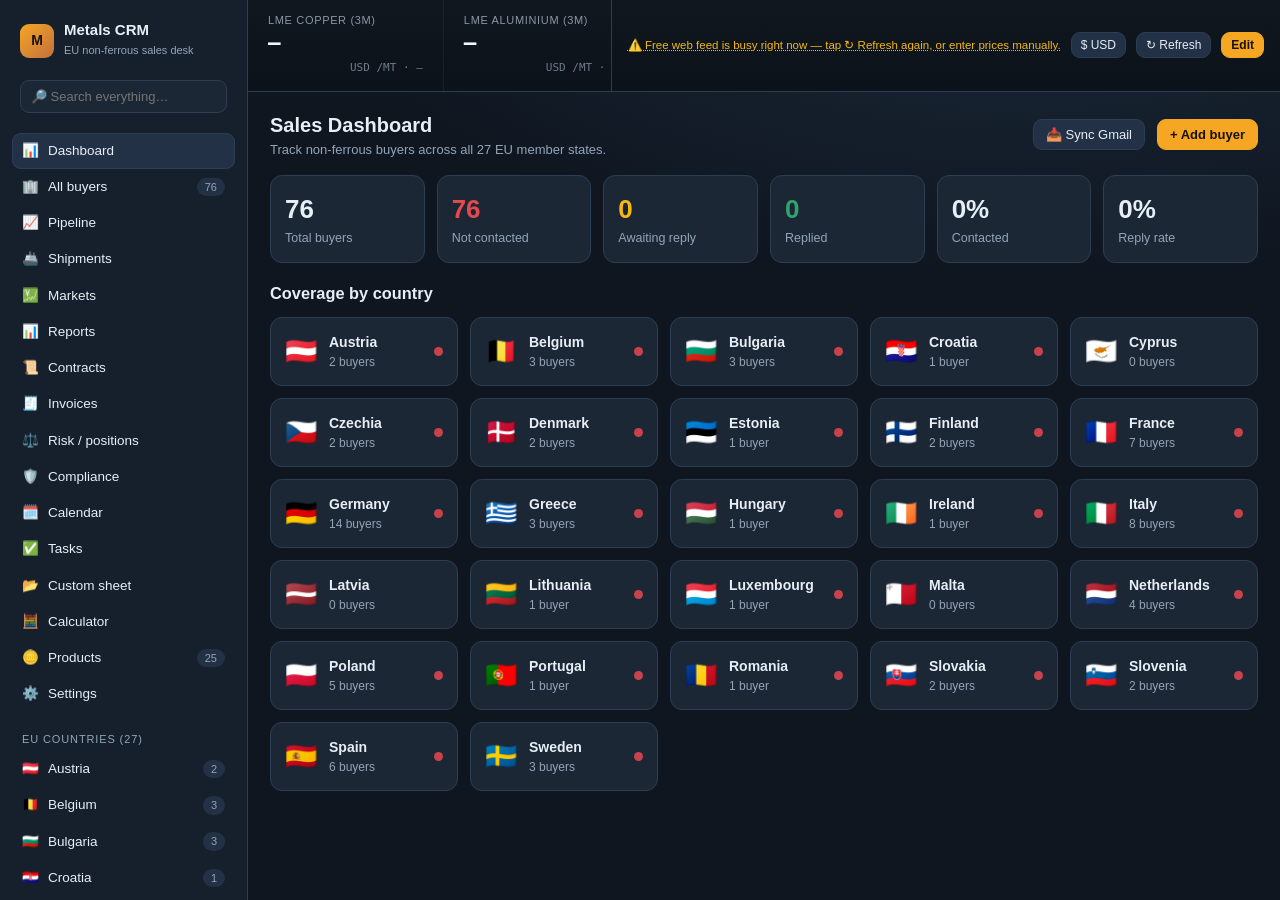
<file: index.html>
<!DOCTYPE html>
<html lang="en">
<head>
  <meta charset="UTF-8" />
  <meta name="viewport" content="width=device-width, initial-scale=1.0" />
  <title>Metals Trading CRM</title>
  <link rel="icon" href="data:image/svg+xml,<svg xmlns='http://www.w3.org/2000/svg' viewBox='0 0 100 100'><text y='.9em' font-size='90'>🪙</text></svg>" />
  <link rel="stylesheet" href="assets/css/styles.css?v=15" />
</head>
<body>
  <div class="app">
    <!-- Sidebar -->
    <aside class="sidebar">
      <div class="brand">
        <div class="logo">M</div>
        <div>
          <h1>Metals CRM</h1>
          <small>EU non-ferrous sales desk</small>
        </div>
      </div>
      <nav id="nav"></nav>
    </aside>

    <!-- Main -->
    <div class="main">
      <div id="pricebar" class="pricebar"></div>
      <div id="content" class="content"></div>
    </div>
  </div>

  <div id="modal-root"></div>
  <div id="toast-root"></div>

  <!-- Scripts (classic, load order matters — no build, no dependencies).
       The ?v= query busts browser/CDN cache on each release — bump on changes. -->
  <script src="assets/js/data.js?v=15"></script>
  <script src="assets/js/seed-eu.js?v=15"></script>
  <script src="assets/js/store.js?v=15"></script>
  <script src="assets/js/prices.js?v=15"></script>
  <script src="assets/js/email.js?v=15"></script>
  <script src="assets/js/apollo.js?v=15"></script>
  <script src="assets/js/gmail.js?v=15"></script>
  <script src="assets/js/sync.js?v=15"></script>
  <script src="assets/js/app.js?v=15"></script>
</body>
</html>
</file>
<file: assets/css/styles.css>
/* ============================================================
   Metals Trading CRM — styles (no framework, fully offline)
   ============================================================ */
:root {
  --bg: #0f1620;
  --bg-2: #16202d;
  --panel: #1b2735;
  --panel-2: #223145;
  --line: #2c3e54;
  --text: #e7eef6;
  --muted: #93a4b8;
  --accent: #f5a623;
  --accent-2: #3b9ae1;
  --red: #e5484d;
  --yellow: #f5b915;
  --green: #30a46c;
  --radius: 12px;
  --shadow: 0 6px 22px rgba(0,0,0,.35);
}

* { box-sizing: border-box; }
html, body { margin: 0; height: 100%; }
body {
  background: radial-gradient(1200px 600px at 80% -10%, #1d2c3e 0%, var(--bg) 60%);
  color: var(--text);
  font: 14px/1.5 -apple-system, BlinkMacSystemFont, "Segoe UI", Roboto, Helvetica, Arial, sans-serif;
}
a { color: var(--accent-2); text-decoration: none; }
a:hover { text-decoration: underline; }

/* ---------- Layout ---------- */
.app { display: grid; grid-template-columns: 248px 1fr; min-height: 100vh; }
.sidebar {
  background: var(--bg-2);
  border-right: 1px solid var(--line);
  padding: 16px 12px;
  position: sticky; top: 0; height: 100vh; overflow-y: auto;
}
.main { display: flex; flex-direction: column; min-width: 0; }
.content { padding: 18px 22px 60px; }

/* ---------- Brand ---------- */
.brand { display: flex; align-items: center; gap: 10px; padding: 6px 8px 16px; }
.brand .logo {
  width: 34px; height: 34px; border-radius: 9px;
  background: linear-gradient(135deg, var(--accent), #c2703d);
  display: grid; place-items: center; font-weight: 800; color: #1a1206;
}
.brand h1 { font-size: 15px; margin: 0; line-height: 1.1; }
.brand small { color: var(--muted); font-size: 11px; }

/* ---------- Nav ---------- */
.nav-section { margin-top: 10px; }
.nav-section .label { color: var(--muted); font-size: 11px; text-transform: uppercase; letter-spacing: .08em; padding: 8px 10px 4px; }
.nav-item {
  display: flex; align-items: center; gap: 9px;
  padding: 8px 10px; border-radius: 9px; cursor: pointer; color: var(--text);
  font-size: 13.5px; user-select: none;
}
.nav-item:hover { background: var(--panel); }
.nav-item.active { background: var(--panel-2); box-shadow: inset 0 0 0 1px var(--line); }
.nav-item .count {
  margin-left: auto; background: var(--panel-2); color: var(--muted);
  border-radius: 999px; font-size: 11px; padding: 1px 8px;
}
.nav-item.active .count { background: var(--accent); color: #1a1206; }

/* ---------- Price bar (pinned top) ---------- */
.pricebar {
  position: sticky; top: 0; z-index: 20;
  background: linear-gradient(180deg, #10171f, #0c1219);
  border-bottom: 1px solid var(--line);
  padding: 0; display: flex; align-items: stretch; gap: 0;
}
.pricebar .pb-title { font-weight: 700; font-size: 12px; color: var(--muted); text-transform: uppercase; letter-spacing: .06em; }

/* horizontal trading-desk ticker */
.ticker { display: flex; flex: 1; overflow-x: auto; align-items: stretch; }
.ticker::-webkit-scrollbar { height: 6px; }
.ticker::-webkit-scrollbar-thumb { background: var(--line); border-radius: 3px; }
.tk {
  padding: calc(12px * var(--tk-scale, 1)) calc(20px * var(--tk-scale, 1)) calc(11px * var(--tk-scale, 1));
  min-width: calc(150px * var(--tk-scale, 1)); flex: 0 0 auto;
  border-right: 1px solid rgba(255,255,255,.06); display: flex; flex-direction: column; justify-content: center; gap: 3px;
}
.tk-label { font-size: calc(11px * var(--tk-scale, 1)); letter-spacing: .06em; color: #8b97a6; text-transform: uppercase; white-space: nowrap; }
.tk-price {
  font-family: "SFMono-Regular", ui-monospace, Menlo, Consolas, monospace;
  font-size: calc(21px * var(--tk-scale, 1)); font-weight: 700; color: #f3f6fa; white-space: nowrap; line-height: 1.1;
}
.tk-chg { font-family: inherit; font-size: calc(12.5px * var(--tk-scale, 1)); font-weight: 700; margin-left: 4px; }
.tk-chg.up { color: #46d07f; }
.tk-chg.down { color: #ef5a5a; }
.tk-chg.flat { color: #8b97a6; }
.tk-sub { font-family: ui-monospace, Menlo, Consolas, monospace; font-size: calc(11px * var(--tk-scale, 1)); color: #6f7c8b; white-space: nowrap; }
.tk-foot { display: flex; align-items: center; gap: 8px; }
.tk-spark { display: block; opacity: .9; }
.tk-spark-empty { width: 74px; height: 22px; display: inline-block; }
.pb-meta { display: flex; align-items: center; gap: 10px; padding: 0 16px; border-left: 1px solid var(--line); }
.tk-live { color: #46d07f; font-size: 11px; font-weight: 700; letter-spacing: .05em; animation: pulse 1.6s infinite; }
.chip {
  background: var(--panel); border: 1px solid var(--line); border-radius: 10px;
  padding: 6px 11px; display: flex; flex-direction: column; min-width: 96px;
}
.chip .k { font-size: 10.5px; color: var(--muted); text-transform: uppercase; letter-spacing: .04em; }
.chip .v { font-size: 15px; font-weight: 700; }
.chip .v small { font-size: 10px; color: var(--muted); font-weight: 500; }
.chip.premium { border-color: #4a6; }
.chip .dot { width: 7px; height: 7px; border-radius: 50%; display: inline-block; margin-right: 5px; }
.pb-meta { color: var(--muted); font-size: 11.5px; display: flex; align-items: center; gap: 10px; }
.price-warn { color: var(--yellow); cursor: pointer; text-decoration: underline dotted; }
.price-warn:hover { color: #ffd35c; }

/* ---------- Buttons ---------- */
.btn {
  display: inline-flex; align-items: center; gap: 7px;
  background: var(--panel-2); color: var(--text); border: 1px solid var(--line);
  border-radius: 9px; padding: 7px 12px; font-size: 13px; cursor: pointer;
  transition: .12s; white-space: nowrap;
}
.btn:hover { border-color: var(--accent-2); }
.btn.primary { background: var(--accent); color: #1a1206; border-color: var(--accent); font-weight: 700; }
.btn.primary:hover { filter: brightness(1.05); }
.btn.ghost { background: transparent; }
.btn.danger:hover { border-color: var(--red); color: var(--red); }
.btn.sm { padding: 5px 9px; font-size: 12px; }
.btn-row { display: flex; gap: 8px; flex-wrap: wrap; }

/* ---------- Page header ---------- */
.page-head { display: flex; align-items: center; gap: 12px; margin-bottom: 16px; flex-wrap: wrap; }
.page-head h2 { margin: 0; font-size: 20px; }
.page-head .sub { color: var(--muted); font-size: 13px; }
.spacer { flex: 1; }
.search {
  background: var(--panel); border: 1px solid var(--line); color: var(--text);
  border-radius: 9px; padding: 8px 12px; min-width: 220px;
}

/* ---------- Cards / grid ---------- */
.grid { display: grid; gap: 14px; }
.grid.cards { grid-template-columns: repeat(auto-fill, minmax(330px, 1fr)); }
.card {
  background: var(--panel); border: 1px solid var(--line); border-radius: var(--radius);
  padding: 14px; box-shadow: var(--shadow);
}
.card h3 { margin: 0 0 2px; font-size: 15px; }
.card .meta { color: var(--muted); font-size: 12.5px; }

/* ---------- Tiles (dashboard / countries) ---------- */
.tiles { display: grid; grid-template-columns: repeat(auto-fill, minmax(180px, 1fr)); gap: 12px; }
.tile {
  background: var(--panel); border: 1px solid var(--line); border-radius: var(--radius);
  padding: 14px; cursor: pointer; transition: .12s; display: flex; align-items: center; gap: 12px;
}
.tile:hover { transform: translateY(-2px); border-color: var(--accent-2); }
.tile .flag { font-size: 26px; }
.tile .tname { font-weight: 600; }
.tile .tsub { color: var(--muted); font-size: 12px; }
.tile .mini-lights { margin-left: auto; display: flex; gap: 4px; }
.mini-dot { width: 9px; height: 9px; border-radius: 50%; opacity: .85; }

.stat-row { display: grid; grid-template-columns: repeat(auto-fit, minmax(150px,1fr)); gap: 12px; margin-bottom: 18px; }
.stat { background: var(--panel); border: 1px solid var(--line); border-radius: var(--radius); padding: 14px; }
.stat .n { font-size: 26px; font-weight: 800; }
.stat .l { color: var(--muted); font-size: 12.5px; }

/* ---------- Tags / chips ---------- */
.tags { display: flex; flex-wrap: wrap; gap: 6px; margin: 10px 0; }
.tag {
  font-size: 11.5px; padding: 3px 9px; border-radius: 999px;
  border: 1px solid var(--line); background: var(--bg-2);
  display: inline-flex; align-items: center; gap: 5px;
}
.tag .swatch { width: 8px; height: 8px; border-radius: 50%; }

/* ---------- Traffic lights ---------- */
.lights { display: flex; gap: 6px; align-items: center; }
.light {
  width: 26px; height: 26px; border-radius: 50%;
  border: 2px solid var(--line); background: #1a2433; cursor: pointer; position: relative;
  transition: .12s;
}
.light:hover { transform: scale(1.08); }
.light.on.red { background: var(--red); border-color: var(--red); box-shadow: 0 0 10px rgba(229,72,77,.6); }
.light.on.yellow { background: var(--yellow); border-color: var(--yellow); box-shadow: 0 0 10px rgba(245,185,21,.6); }
.light.on.green { background: var(--green); border-color: var(--green); box-shadow: 0 0 10px rgba(48,164,108,.6); }
.status-line { display: flex; align-items: center; gap: 10px; margin-top: 10px; flex-wrap: wrap; }
.status-text { font-size: 12px; color: var(--muted); }
.reply-badge {
  background: var(--green); color: #04140c; font-weight: 700; font-size: 11px;
  padding: 2px 9px; border-radius: 999px; cursor: pointer; animation: pulse 1.6s infinite;
}
@keyframes pulse { 0%,100% { opacity: 1; } 50% { opacity: .55; } }

.contact-line { color: var(--muted); font-size: 12.5px; margin: 2px 0; display: flex; gap: 7px; align-items: center; }
.card-actions { display: flex; gap: 8px; margin-top: 12px; flex-wrap: wrap; }

/* ---------- Modal ---------- */
.modal-bg {
  position: fixed; inset: 0; background: rgba(4,8,14,.66); backdrop-filter: blur(2px);
  display: grid; place-items: center; z-index: 50; padding: 20px;
}
.modal {
  background: var(--bg-2); border: 1px solid var(--line); border-radius: 14px;
  width: min(640px, 100%); max-height: 88vh; overflow-y: auto; box-shadow: var(--shadow);
}
.modal header { padding: 16px 18px; border-bottom: 1px solid var(--line); display: flex; align-items: center; }
.modal header h3 { margin: 0; font-size: 16px; }
.modal .body { padding: 18px; }
.modal footer { padding: 14px 18px; border-top: 1px solid var(--line); display: flex; gap: 8px; justify-content: flex-end; }
.x { margin-left: auto; cursor: pointer; color: var(--muted); font-size: 20px; background: none; border: none; }

/* ---------- Forms ---------- */
.field { margin-bottom: 13px; }
.field label { display: block; font-size: 12px; color: var(--muted); margin-bottom: 5px; }
.field input, .field select, .field textarea {
  width: 100%; background: var(--panel); border: 1px solid var(--line); color: var(--text);
  border-radius: 9px; padding: 9px 11px; font-size: 13.5px; font-family: inherit;
}
.field textarea { resize: vertical; min-height: 70px; }
.field-2 { display: grid; grid-template-columns: 1fr 1fr; gap: 12px; }
.checks { display: grid; grid-template-columns: 1fr 1fr; gap: 6px 14px; max-height: 240px; overflow-y: auto; padding: 4px; border: 1px solid var(--line); border-radius: 9px; }
.check { display: flex; align-items: center; gap: 8px; font-size: 12.5px; }
.check input { width: auto; }

/* ---------- Misc ---------- */
.empty { text-align: center; color: var(--muted); padding: 50px 20px; }
.empty .big { font-size: 40px; margin-bottom: 8px; }
.notice { background: #1d2c1f; border: 1px solid #2f6b43; color: #bfe6cc; padding: 10px 13px; border-radius: 10px; font-size: 12.5px; margin-bottom: 14px; }
.notice.warn { background: #2c241a; border-color: #6b5330; color: #e8d4b0; }
.kbd { background: var(--panel-2); border: 1px solid var(--line); border-radius: 5px; padding: 1px 6px; font-size: 11px; }
.toast {
  position: fixed; bottom: 22px; left: 50%; transform: translateX(-50%);
  background: var(--panel-2); border: 1px solid var(--accent-2); color: var(--text);
  padding: 11px 18px; border-radius: 10px; box-shadow: var(--shadow); z-index: 99; font-size: 13px;
}
.legend { display: flex; gap: 14px; flex-wrap: wrap; color: var(--muted); font-size: 12px; align-items: center; }
.legend .dot { width: 11px; height: 11px; border-radius: 50%; display: inline-block; margin-right: 5px; vertical-align: -1px; }

@media (max-width: 820px) {
  .app { grid-template-columns: 1fr; }
  .sidebar { position: static; height: auto; }
}


/* ---------- People (Apollo contacts) ---------- */
.people { margin: 10px 0 4px; border-top: 1px dashed var(--line); padding-top: 9px; }
.people-h { font-size: 11.5px; color: var(--muted); text-transform: uppercase; letter-spacing: .04em; margin-bottom: 6px; display: flex; align-items: center; }
.people-refresh { margin-left: auto; cursor: pointer; color: var(--accent-2); text-transform: none; letter-spacing: 0; font-size: 11px; }
.people-refresh:hover { text-decoration: underline; }
.person {
  display: grid; grid-template-columns: 1fr auto; align-items: center; gap: 4px 8px;
  padding: 6px 8px; border: 1px solid var(--line); border-radius: 8px; margin-bottom: 6px; background: var(--bg-2);
}
.person .p-name { font-weight: 600; font-size: 13px; }
.person .p-title { grid-column: 1; color: var(--muted); font-size: 12px; }
.person .p-email { grid-column: 1; color: var(--accent-2); font-size: 12px; word-break: break-all; }
.person .p-actions { grid-column: 2; grid-row: 1 / span 3; display: flex; align-items: center; gap: 8px; }
.person-mail, .person-del, .person-locked, .person-thread { cursor: pointer; font-size: 14px; }
.person-del { color: var(--muted); }
.person-del:hover { color: var(--red); }
.person-mail:hover, .person-thread:hover { transform: scale(1.15); }

/* per-person mini traffic lights */
.plights { display: inline-flex; gap: 3px; margin-right: 4px; vertical-align: middle; }
.plight { width: 13px; height: 13px; border-radius: 50%; border: 1.5px solid var(--line); background: #1a2433; cursor: pointer; padding: 0; }
.plight:hover { transform: scale(1.18); }
.plight.on.red { background: var(--red); border-color: var(--red); }
.plight.on.yellow { background: var(--yellow); border-color: var(--yellow); }
.plight.on.green { background: var(--green); border-color: var(--green); box-shadow: 0 0 6px rgba(48,164,108,.55); }

/* ---------- People picker modal ---------- */
.pick-list { display: flex; flex-direction: column; gap: 8px; }
.pick {
  display: flex; gap: 11px; align-items: flex-start;
  border: 1px solid var(--line); border-radius: 10px; padding: 11px 12px; cursor: pointer; background: var(--panel);
}
.pick:hover { border-color: var(--accent-2); }
.pick input { margin-top: 3px; }
.pick-name { font-weight: 600; }
.pick-name small { color: var(--muted); font-weight: 500; font-size: 11px; }
.pick-title { color: var(--text); font-size: 12.5px; }
.pick-contact { color: var(--muted); font-size: 12px; margin-top: 2px; }


/* ---------- Custom sheet (Excel-style table) ---------- */
table.sheet { width: 100%; border-collapse: collapse; background: var(--panel); border: 1px solid var(--line); border-radius: var(--radius); overflow: hidden; }
table.sheet th { text-align: left; font-size: 11.5px; color: var(--muted); text-transform: uppercase; letter-spacing: .04em; padding: 10px 10px; background: var(--bg-2); border-bottom: 1px solid var(--line); }
table.sheet td { padding: 5px 8px; border-bottom: 1px solid var(--line); }
table.sheet tr:last-child td { border-bottom: none; }
table.sheet input, table.sheet select {
  width: 100%; background: transparent; border: 1px solid transparent; color: var(--text);
  border-radius: 7px; padding: 7px 8px; font: inherit; font-size: 13px;
}
table.sheet input:hover, table.sheet select:hover { border-color: var(--line); }
table.sheet input:focus, table.sheet select:focus { outline: none; border-color: var(--accent-2); background: var(--bg-2); }
table.sheet td:last-child { width: 44px; text-align: center; }


/* ---------- Dashboard follow-ups + alerts + filters ---------- */
.followups { display: flex; flex-direction: column; gap: 6px; margin-top: 8px; }
.fu { display: flex; align-items: center; gap: 10px; }
.fu-name { flex: 1; cursor: pointer; }
.fu-name:hover { color: var(--accent-2); text-decoration: underline; }
.fu-days { color: var(--yellow); font-size: 12px; font-weight: 700; }
.alert-chip { display: inline-block; background: var(--panel-2); border: 1px solid var(--line); border-radius: 999px; padding: 3px 11px; margin: 3px 4px 0 0; cursor: pointer; font-size: 12.5px; }
.alert-chip:hover { border-color: var(--accent); }
.filters { display: flex; align-items: center; gap: 10px; flex-wrap: wrap; margin-bottom: 14px; }
.filters .search { min-width: 0; }

/* ---------- Activity timeline ---------- */
.timeline { border: 1px solid var(--line); border-radius: 9px; padding: 8px; max-height: 180px; overflow-y: auto; background: var(--bg-2); }
.tl { font-size: 12.5px; padding: 3px 0; border-bottom: 1px solid rgba(255,255,255,.04); }
.tl-date { color: var(--muted); font-size: 11px; margin-right: 6px; }

/* ---------- Margins + templates ---------- */
.margins { display: grid; grid-template-columns: 1fr 1fr; gap: 6px 14px; max-height: 260px; overflow-y: auto; padding: 4px; border: 1px solid var(--line); border-radius: 9px; }
.mg { display: flex; align-items: center; gap: 8px; font-size: 12.5px; }
.mg span { flex: 1; }
.mg input { width: 70px; background: var(--panel); border: 1px solid var(--line); color: var(--text); border-radius: 7px; padding: 5px 7px; }
.tpl-list { display: flex; flex-direction: column; gap: 6px; margin: 8px 0; }
.tpl { display: flex; align-items: center; justify-content: space-between; border: 1px solid var(--line); border-radius: 8px; padding: 7px 10px; }

/* ---------- Offer table ---------- */
table.offer tfoot td { border-top: 2px solid var(--line); }
table.offer .up, table.offer .lt { font-family: ui-monospace, Menlo, Consolas, monospace; }


/* build/version tag in the sidebar */
.nav-version { margin-top: 14px; padding: 8px 10px; color: #5a6776; font-size: 10.5px; letter-spacing: .03em; border-top: 1px solid var(--line); }


/* ---------- Custom sheet categories ---------- */
.sheet-cat { margin-bottom: 14px; }
.sheet-cat-head { display: flex; align-items: center; gap: 10px; margin-bottom: 8px; }
.cat-name { background: var(--bg-2); border: 1px solid var(--line); color: var(--text); border-radius: 8px; padding: 7px 10px; font-size: 15px; font-weight: 700; min-width: 220px; }
.cat-name:focus { outline: none; border-color: var(--accent-2); }


/* ---------- Deal pipeline (Kanban) ---------- */
.pipe-board { display: flex; gap: 12px; overflow-x: auto; padding-bottom: 8px; align-items: flex-start; }
.pipe-col { flex: 0 0 230px; background: var(--bg-2); border: 1px solid var(--line); border-radius: var(--radius); padding: 8px; }
.pipe-head { display: flex; justify-content: space-between; align-items: center; font-weight: 700; font-size: 13px; padding: 6px 4px 8px; border-top: 3px solid var(--line); border-radius: 2px; margin-bottom: 6px; }
.deal { background: var(--panel); border: 1px solid var(--line); border-radius: 9px; padding: 9px; margin-bottom: 7px; }
.deal-t { font-weight: 600; font-size: 13px; }
.deal-m { color: var(--muted); font-size: 12px; margin: 2px 0; }
.deal-v { font-family: ui-monospace, Menlo, monospace; font-weight: 700; color: var(--accent); }
.deal-actions { display: flex; gap: 5px; margin-top: 7px; align-items: center; }
.deal-actions select { flex: 1; min-width: 0; background: var(--bg-2); color: var(--text); border: 1px solid var(--line); border-radius: 6px; padding: 4px; font-size: 11px; }

/* ---------- Tasks ---------- */
.tasklist { display: flex; flex-direction: column; gap: 6px; max-width: 760px; }
.task { display: flex; align-items: center; gap: 10px; background: var(--panel); border: 1px solid var(--line); border-radius: 9px; padding: 8px 11px; }
.task.done .task-text { text-decoration: line-through; color: var(--muted); }
.task-text { flex: 1; background: transparent; border: 1px solid transparent; color: var(--text); border-radius: 6px; padding: 6px 8px; font: inherit; }
.task-text:hover, .task-text:focus { border-color: var(--line); outline: none; background: var(--bg-2); }
.task-due { background: var(--bg-2); border: 1px solid var(--line); color: var(--text); border-radius: 6px; padding: 5px 7px; font-size: 12px; }
.task-due.overdue { border-color: var(--red); color: var(--red); }

/* ---------- Calculator ---------- */
.calc-out { margin-top: 12px; border-top: 1px solid var(--line); padding-top: 10px; }
.calc-row { display: flex; justify-content: space-between; padding: 4px 0; font-size: 13.5px; }
.calc-row span:last-child { font-family: ui-monospace, Menlo, monospace; }
.calc-row.strong { font-weight: 700; font-size: 15px; color: var(--accent); }


/* ---------- WhatsApp ---------- */
.btn.wa { color: #25d366; border-color: #1f7a44; text-decoration: none; }
.btn.wa:hover { border-color: #25d366; }
.person-wa { cursor: pointer; font-size: 14px; text-decoration: none; }
.person-wa:hover { transform: scale(1.15); }


/* ---------- Nav search ---------- */
.nav-search { padding: 4px 8px 10px; }
.nav-search input { width: 100%; background: var(--panel); border: 1px solid var(--line); color: var(--text); border-radius: 9px; padding: 8px 10px; font-size: 13px; }
.nav-search input:focus { outline: none; border-color: var(--accent-2); }

/* ---------- Markets ---------- */
.al-row { display: flex; justify-content: space-between; gap: 12px; padding: 6px 0; border-bottom: 1px solid var(--line); font-size: 13px; }
.al-row:last-child { border-bottom: none; }
.al-row span:first-child { color: var(--muted); font-size: 12px; }

/* ---------- Calendar ---------- */
.cal-grid { display: grid; grid-template-columns: repeat(7, 1fr); gap: 4px; }
.cal-dow { color: var(--muted); font-size: 11px; text-transform: uppercase; letter-spacing: .05em; padding: 4px; text-align: center; }
.cal-cell { min-height: 84px; background: var(--panel); border: 1px solid var(--line); border-radius: 8px; padding: 4px 5px; }
.cal-cell.empty { background: transparent; border: none; }
.cal-cell.today { border-color: var(--accent); box-shadow: inset 0 0 0 1px var(--accent); }
.cal-d { font-size: 11px; color: var(--muted); margin-bottom: 3px; }
.cal-ev { font-size: 10.5px; border-radius: 5px; padding: 2px 5px; margin-bottom: 3px; white-space: nowrap; overflow: hidden; text-overflow: ellipsis; }
.cal-ev.task { background: #243a52; color: #bcd; }
.cal-ev.ship { background: #14323f; color: #8fd; }
.cal-ev.follow { background: #3a2f16; color: #f0d79a; }

/* ---------- Search results ---------- */
.srch { padding: 8px 10px; border-bottom: 1px solid var(--line); cursor: pointer; }
.srch:hover { background: var(--panel-2); }
.srch:last-child { border-bottom: none; }
.del-prod { cursor: pointer; color: var(--muted); margin-left: 4px; }
.del-prod:hover { color: var(--red); }


/* ---------- Email opens badge ---------- */
.opens-badge { background: #243a52; color: #9fd0ff; font-size: 11px; font-weight: 700; padding: 2px 8px; border-radius: 999px; }


/* ---------- Invoice / status badges (contracts, invoices, compliance) ---------- */
.inv-st {
  display: inline-block; font-size: 11px; font-weight: 700; letter-spacing: .02em;
  padding: 3px 9px; border-radius: 999px; text-transform: capitalize;
  border: 1px solid var(--line); background: var(--panel-2); color: var(--muted);
}
.inv-st.draft { background: #232c38; color: #aab8c8; border-color: #38465a; }
.inv-st.proforma { background: #1f2a3a; color: #9fc2ef; border-color: #34507a; }
.inv-st.commercial { background: #243a52; color: #9fd0ff; border-color: #356089; }
.inv-st.provisional { background: #2c2a1a; color: #e8d4b0; border-color: #6b5a30; }
.inv-st.final { background: #1d2c1f; color: #bfe6cc; border-color: #2f6b43; }
.inv-st.partial { background: #2c241a; color: #f0cf95; border-color: #6b5330; }
.inv-st.paid { background: #18301f; color: #5fd699; border-color: #2f6b43; }
.inv-st.overdue { background: #321a1c; color: #f3878b; border-color: #7a3438; animation: pulse 1.8s infinite; }

/* Inline inputs/selects inside data sheets stay compact */
.sheet td select, .sheet td input {
  background: var(--panel-2); border: 1px solid var(--line); color: var(--text);
  border-radius: 7px; padding: 5px 7px; font-size: 12.5px; font-family: inherit; max-width: 130px;
}
.sheet td select:focus, .sheet td input:focus { outline: none; border-color: var(--accent, #4a90d9); }


/* ---------- Uploaded template file row ---------- */
.docfile {
  display: flex; align-items: center; justify-content: space-between; gap: 10px;
  background: var(--panel-2); border: 1px solid var(--line); border-radius: 9px;
  padding: 8px 11px; margin: -4px 0 6px; font-size: 12.5px;
}
.docfile .p-actions { display: flex; gap: 6px; align-items: center; flex: 0 0 auto; }
</file>
